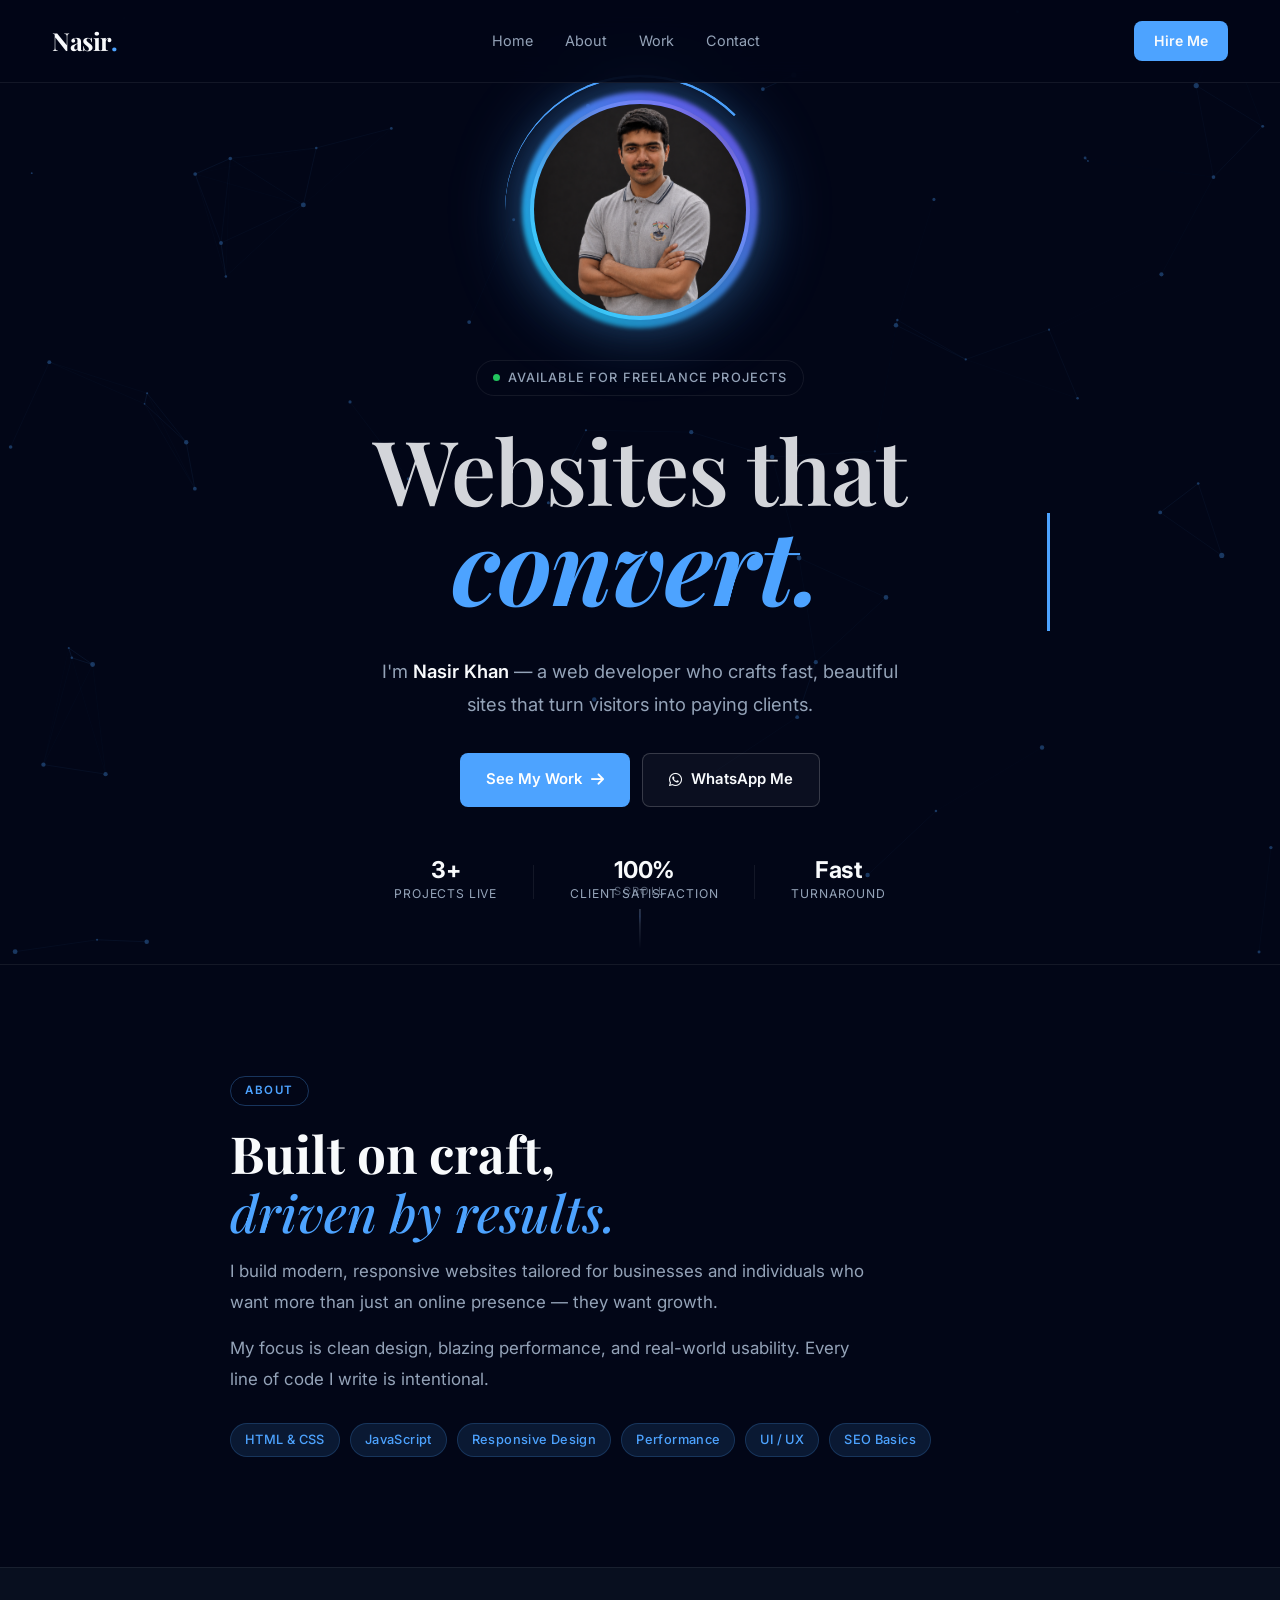
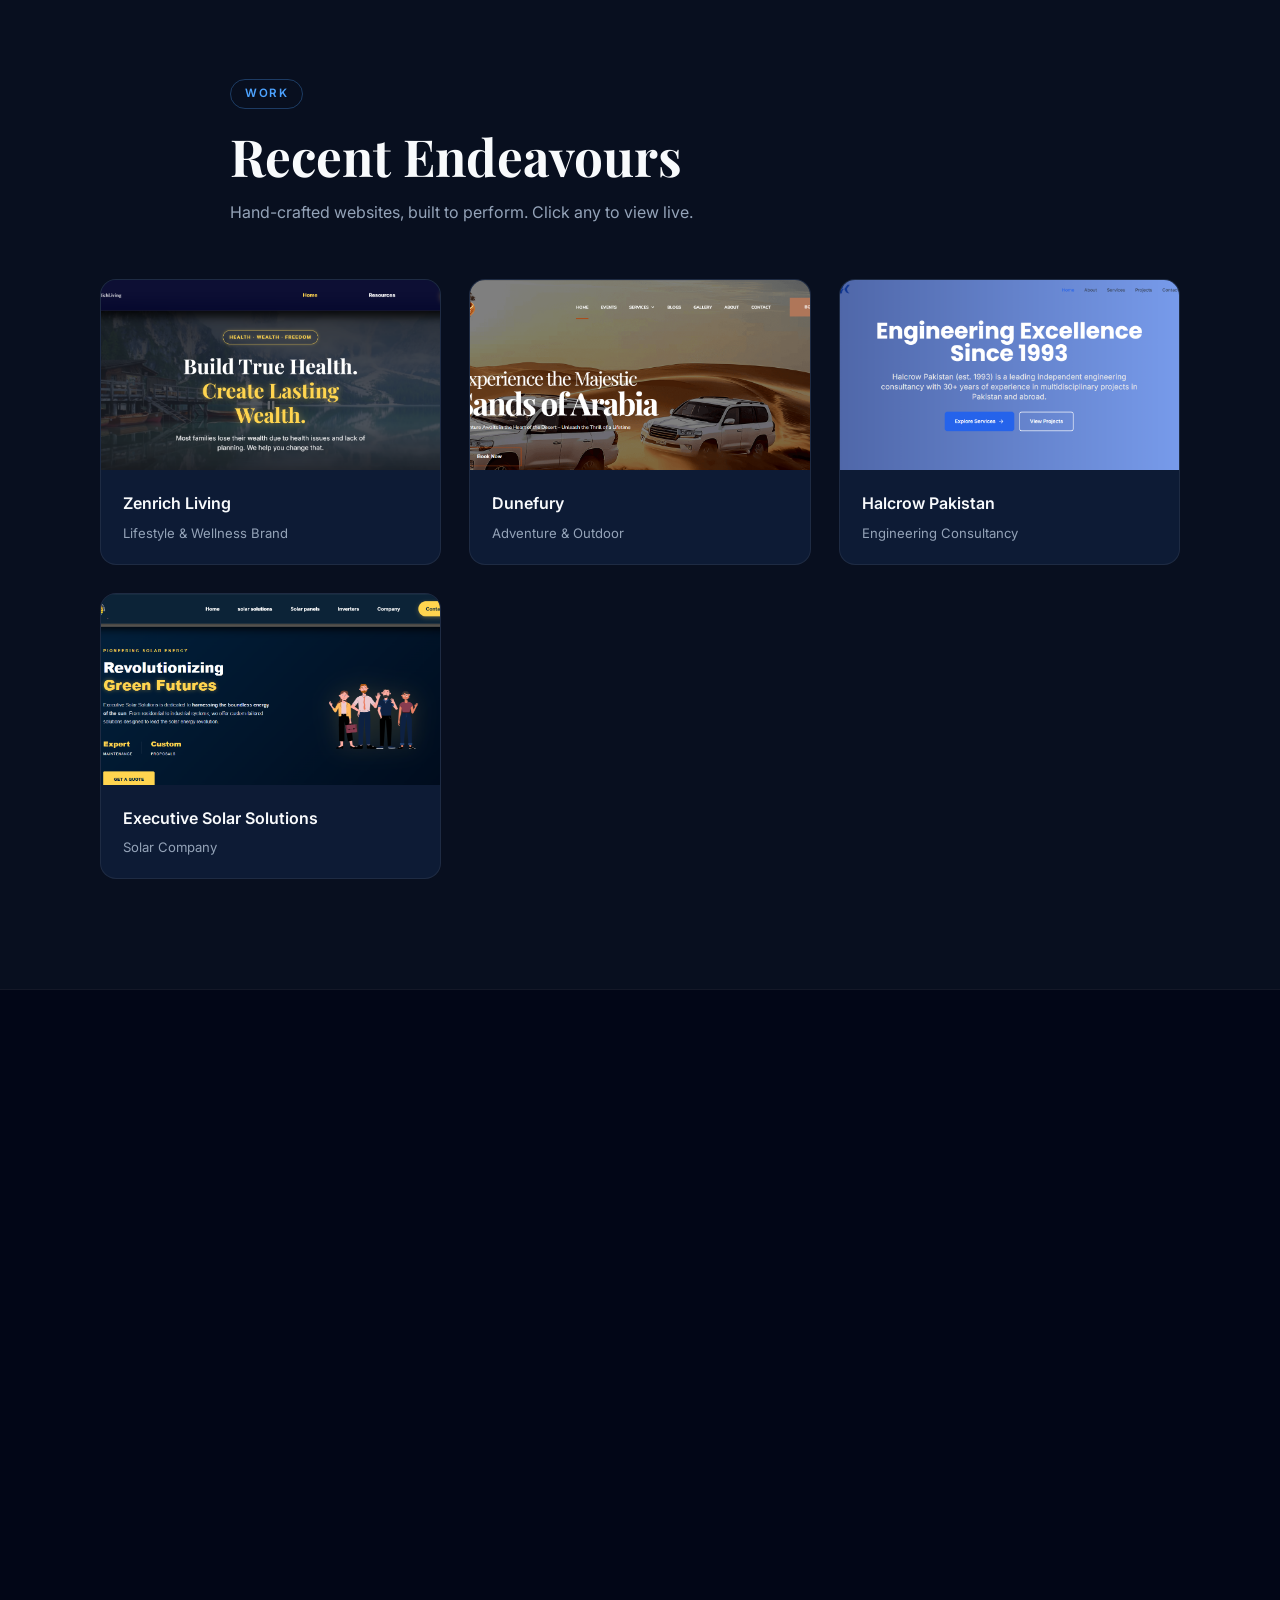
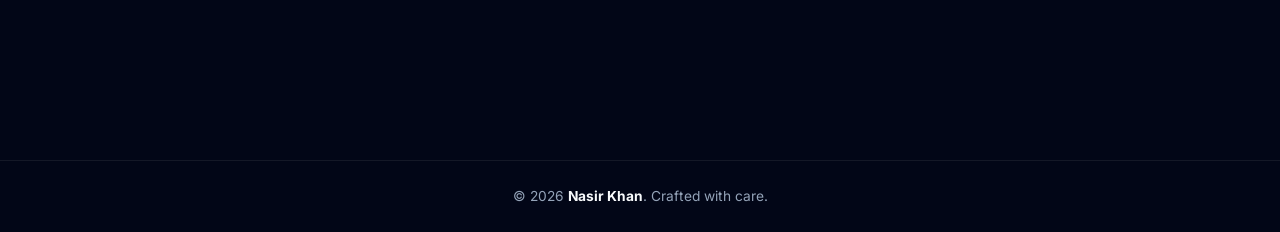
<file: index.html>
<!DOCTYPE html>
<html lang="en">
<head>
    <meta charset="UTF-8">
    <meta name="viewport" content="width=device-width, initial-scale=1.0">
    <title>Nasir Khan | Web Developer</title>
    <link rel="stylesheet" href="https://cdnjs.cloudflare.com/ajax/libs/font-awesome/6.5.1/css/all.min.css">
    <link href="https://fonts.googleapis.com/css2?family=Playfair+Display:ital,wght@0,600;0,700;1,500&family=Inter:wght@300;400;500;600&display=swap" rel="stylesheet">
    <link rel="stylesheet" href="style.css">
</head>
<body>

<header class="navbar" id="navbar">
    <a href="#home" class="logo">Nasir<span>.</span></a>
    <nav>
        <a href="#home">Home</a>
        <a href="#about">About</a>
        <a href="#work">Work</a>
        <a href="#contact">Contact</a>
    </nav>
    <a href="https://wa.me/923450613910" target="_blank" class="btn-nav">Hire Me</a>
</header>

<section id="home" class="hero">
    <canvas id="hero-canvas"></canvas>

    <div class="hero-content">

        <div class="hero-image">
            <div class="orbit orbit-1"></div>
            <div class="orbit orbit-2"></div>
            <img src="nasir.png" alt="Nasir Khan">
        </div>

        <div class="hero-text-block">
            <p class="hero-eyebrow">
                <span class="eyebrow-dot"></span>
                Available for freelance projects
            </p>

            <h1 class="hero-title">
                <span class="line-top">Websites that</span>
                <span class="line-accent" id="typed-word">convert.</span>
            </h1>

            <p class="hero-sub">
                I'm <strong>Nasir Khan</strong> — a web developer who crafts fast,
                beautiful sites that turn visitors into paying clients.
            </p>

            <div class="hero-buttons">
                <a href="#work" class="btn btn-primary magnetic">
                    <span>See My Work</span>
                    <i class="fas fa-arrow-right"></i>
                </a>
                <a href="https://wa.me/923450613910" target="_blank" class="btn btn-ghost magnetic">
                    <i class="fab fa-whatsapp"></i>
                    <span>WhatsApp Me</span>
                </a>
            </div>

            <div class="hero-stats">
                <div class="stat">
                    <strong>3+</strong>
                    <span>Projects Live</span>
                </div>
                <div class="stat-divider"></div>
                <div class="stat">
                    <strong>100%</strong>
                    <span>Client Satisfaction</span>
                </div>
                <div class="stat-divider"></div>
                <div class="stat">
                    <strong>Fast</strong>
                    <span>Turnaround</span>
                </div>
            </div>
        </div> </div> <div class="hero-scroll-hint">
        <span>Scroll</span>
        <div class="scroll-line"></div>
    </div>
</section>

<section id="about" class="about-section">
    <div class="about-inner reveal">
        <div class="badge">About</div>
        <h2 class="sec-title">Built on craft,<br><em>driven by results.</em></h2>
        <div class="about-body">
            <p>
                I build modern, responsive websites tailored for businesses and individuals
                who want more than just an online presence — they want growth.
            </p>
            <p>
                My focus is clean design, blazing performance, and real-world usability.
                Every line of code I write is intentional.
            </p>
            <div class="skill-pills">
                <span>HTML &amp; CSS</span>
                <span>JavaScript</span>
                <span>Responsive Design</span>
                <span>Performance</span>
                <span>UI / UX</span>
                <span>SEO Basics</span>
            </div>
        </div>
    </div>
</section>

<section id="work" class="work-section">
    <div class="section-header reveal">
        <div class="badge">Work</div>
        <h2 class="sec-title">Recent Endeavours</h2>
        <p class="sec-sub">Hand-crafted websites, built to perform. Click any to view live.</p>
    </div>

    <div class="projects-grid">
        <a href="https://zenrichliving.com/" target="_blank" class="project-card reveal">
            <div class="project-img-wrap">
                <img src="zenrichliving.png" alt="Zenrich Living" loading="lazy">
                <div class="project-overlay">
                    <span class="visit-label">Visit Site <i class="fas fa-arrow-up-right-from-square"></i></span>
                </div>
            </div>
            <div class="project-meta">
                <h3>Zenrich Living</h3>
                <p>Lifestyle &amp; Wellness Brand</p>
            </div>
        </a>

        <a href="https://dunefury.com/" target="_blank" class="project-card reveal">
            <div class="project-img-wrap">
                <img src="dunefurry.png" alt="Dunefury" loading="lazy">
                <div class="project-overlay">
                    <span class="visit-label">Visit Site <i class="fas fa-arrow-up-right-from-square"></i></span>
                </div>
            </div>
            <div class="project-meta">
                <h3>Dunefury</h3>
                <p>Adventure &amp; Outdoor</p>
            </div>
        </a>

        <a href="https://halcrow-pakistan.vercel.app/" target="_blank" class="project-card reveal">
            <div class="project-img-wrap">
                <img src="halcrow.png" alt="Halcrow Pakistan" loading="lazy">
                <div class="project-overlay">
                    <span class="visit-label">Visit Site <i class="fas fa-arrow-up-right-from-square"></i></span>
                </div>
            </div>
            <div class="project-meta">
                <h3>Halcrow Pakistan</h3>
                <p>Engineering Consultancy</p>
            </div>
        </a>

        <a href="https://executivesolar.live/company/" target="_blank" class="project-card reveal">
            <div class="project-img-wrap">
                <img src="executivesolar.png" alt="Executive Solar" loading="lazy">
                <div class="project-overlay">
                    <span class="visit-label">Visit Site <i class="fas fa-arrow-up-right-from-square"></i></span>
                </div>
            </div>
            <div class="project-meta">
                <h3>Executive Solar Solutions</h3>
                <p>Solar Company</p>
            </div>
        </a>
    </div>
</section>

<section id="contact" class="contact-section">
    <div class="contact-inner reveal">
        <div class="badge">Contact</div>
        <h2 class="sec-title">Let's build something<br><em>extraordinary.</em></h2>
        <p class="sec-sub">Have a project in mind? I'd love to hear about it.</p>

        <div class="contact-actions">
            <a href="https://wa.me/923450613910" target="_blank" class="contact-card magnetic">
                <div class="contact-icon wa"><i class="fab fa-whatsapp"></i></div>
                <div class="contact-text">
                    <strong>WhatsApp</strong>
                    <span>Fastest response</span>
                </div>
                <i class="fas fa-arrow-right contact-arrow"></i>
            </a>

            <a href="https://www.linkedin.com/in/hafiz-nasir-mahmood-09162a293" target="_blank" class="contact-card magnetic">
                <div class="contact-icon li"><i class="fab fa-linkedin-in"></i></div>
                <div class="contact-text">
                    <strong>LinkedIn</strong>
                    <span>Professional profile</span>
                </div>
                <i class="fas fa-arrow-right contact-arrow"></i>
            </a>

            <a href="mailto:your@email.com" class="contact-card magnetic">
                <div class="contact-icon em"><i class="fas fa-envelope"></i></div>
                <div class="contact-text">
                    <strong>Email</strong>
                    <span>For detailed briefs</span>
                </div>
                <i class="fas fa-arrow-right contact-arrow"></i>
            </a>
        </div>
    </div>
</section>

<footer>
    <p>© 2026 <strong>Nasir Khan</strong>. Crafted with care.</p>
</footer>

<script src="script.js"></script>
</body>
</html>
</file>
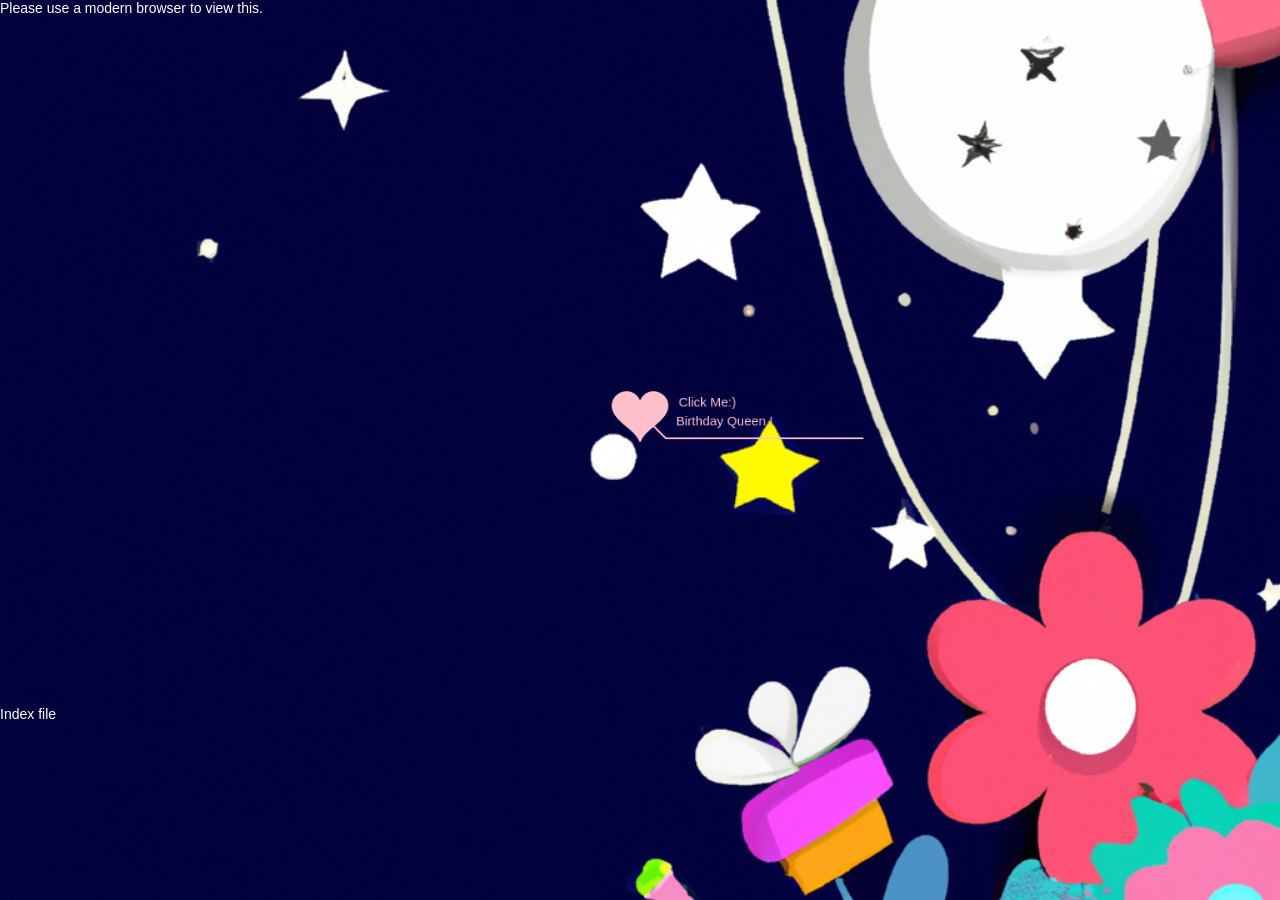
<file: index_birthday.html>
<!DOCTYPE html>
<html>
<head>
    <meta http-equiv="Content-Type" content="text/html; charset=UTF-8">
    <meta name="viewport" content="width=device-width, initial-scale=1.0, maximum-scale=1.0, user-scalable=0">
    <title>HBD love</title>     
    <link type="text/css" rel="stylesheet" href="./file/default.css">
    <script type="text/javascript" src="./file/jquery.min.js"></script>
    <script type="text/javascript" src="./file/jscex.min.js"></script>
    <script type="text/javascript" src="./file/jscex-parser.js"></script>
    <script type="text/javascript" src="./file/jscex-jit.js"></script>
    <script type="text/javascript" src="./file/jscex-builderbase.min.js"></script>
    <script type="text/javascript" src="./file/jscex-async.min.js"></script>
    <script type="text/javascript" src="./file/jscex-async-powerpack.min.js"></script>
    <script type="text/javascript" src="./file/functions.js" charset="utf-8"></script>
    <script type="text/javascript" src="./file/love.js" charset="utf-8"></script>
</head>
<body>
    <div id="main">
        <div id="error">Please use a modern browser to view this.</div>
        <audio autoplay="autoplay" id="myAudio">
            <source src="aud.mp3" type="audio/mp3" />
        </audio>
        <div id="wrap">
            <div id="text">
                <div id="code">
                    <span class="say">Hi khala 💞</span><br>
                    <span class="say">Happy Birthday 🎈</span><br>
                    <span class="say">May Allah bless you 🍀</span><br>
                    <span class="say">And give u many happiness 💕</span><br>
                    <span class="say">Hope u have a great day today ❤️</span><br>
                </div>
            </div>
            <div id="clock-box">
                <span id="clock"></span>
            </div>
            <canvas id="canvas"></canvas>
        </div>
    </div>

    <script>
    (function() {
        var canvas = $('#canvas');
        if (!canvas[0].getContext) {
            $("#error").show();
            return false;
        }

        // Logic to make canvas size equal to the screen size
        var width = $(window).width();
        var height = $(window).height(); 
        
        canvas.attr("width", width);
        canvas.attr("height", height);

        var opts = {
            seed: {
                x: width / 2,
                color: "rgb(190, 26, 37)",
                scale: 2
            },
            branch: [
                [535, 680, 570, 250, 500, 200, 30, 100, [
                    [540, 500, 455, 417, 340, 400, 13, 100, [
                        [450, 435, 434, 430, 394, 395, 2, 40]
                    ]],
                    [550, 445, 600, 356, 680, 345, 12, 100, [
                        [578, 400, 648, 409, 661, 426, 3, 80]
                    ]],
                    [539, 281, 537, 248, 534, 217, 3, 40],
                    [546, 397, 413, 247, 328, 244, 9, 80, [
                        [427, 286, 383, 253, 371, 205, 2, 40],
                        [498, 345, 435, 315, 395, 330, 4, 60]
                    ]],
                    [546, 357, 608, 252, 678, 221, 6, 100, [
                        [590, 293, 646, 277, 648, 271, 2, 80]
                    ]]
                ]]  
            ],
            bloom: {
                num: 700,
                width: 1080,
                height: 650,
            },
            footer: {
                width: 1200,
                height: 5,
                speed: 10,
            }
        }

        var tree = new Tree(canvas[0], width, height, opts);
        var seed = tree.seed;
        var foot = tree.footer;
        var hold = 1;

        canvas.click(function(e) {
            var audio = document.getElementById("myAudio");
            audio.play();
            var offset = canvas.offset(), x, y;
            x = e.pageX - offset.left;
            y = e.pageY - offset.top;
            if (seed.hover(x, y)) {
                hold = 0; 
                canvas.unbind("click");
                canvas.unbind("mousemove");
                canvas.removeClass('hand');
            }
        }).mousemove(function(e) {
            var offset = canvas.offset(), x, y;
            x = e.pageX - offset.left;
            y = e.pageY - offset.top;
            canvas.toggleClass('hand', seed.hover(x, y));
        });

        var seedAnimate = eval(Jscex.compile("async", function () {
            seed.draw();
            while (hold) {
                $await(Jscex.Async.sleep(10));
            }
            while (seed.canScale()) {
                seed.scale(0.95);
                $await(Jscex.Async.sleep(10));
            }
            while (seed.canMove()) {
                seed.move(0, 2);
                foot.draw();
                $await(Jscex.Async.sleep(10));
            }
        }));

        var growAnimate = eval(Jscex.compile("async", function () {
            do {
                tree.grow();
                $await(Jscex.Async.sleep(10));
            } while (tree.canGrow());
        }));

        var flowAnimate = eval(Jscex.compile("async", function () {
            do {
                tree.flower(2);
                $await(Jscex.Async.sleep(10));
            } while (tree.canFlower());
        }));

        var moveAnimate = eval(Jscex.compile("async", function () {
            tree.snapshot("p1", 240, 0, 610, 680);
            while (tree.move("p1", 500, 0)) {
                foot.draw();
                $await(Jscex.Async.sleep(10));
            }
            foot.draw();
            tree.snapshot("p2", 500, 0, 610, 680);

            canvas.parent().css("background", "url(" + tree.toDataURL('image/png') + ")");
            $await(Jscex.Async.sleep(300));
            canvas.css("background", "none");
        }));

        var textAnimate = eval(Jscex.compile("async", function () {
            $("#code").show().typewriter();
        }));
        
        var runAsync = eval(Jscex.compile("async", function () {
            $await(seedAnimate());
            $await(growAnimate());
            $await(flowAnimate());
            $await(moveAnimate());
            textAnimate().start();
        }));

        runAsync().start();
    })();
    </script>
</body>
</html>
Index file
</file>
<file: style.css>
/* ============================================================
   NASIR KHAN — PORTFOLIO CSS  (fixed build)
   ============================================================ */

/* ===== RESET ===== */
*, *::before, *::after {
    margin: 0;
    padding: 0;
    box-sizing: border-box;
}

/* ===== TOKENS ===== */
:root {
    --bg:         #020617;
    --bg-mid:     #080f1f;
    --bg-card:    #0d1b35;
    --accent:     #4da3ff;
    --accent-dim: rgba(77,163,255,0.12);
    --white:      #f8fafc;
    --muted:      #94a3b8;
    --border:     rgba(255,255,255,0.07);
    --font-d:     'Playfair Display', serif;
    --font-b:     'Inter', sans-serif;
    --ease:       cubic-bezier(0.16, 1, 0.3, 1);
    --r-sm:       8px;
    --r-md:       16px;
}

/* ===== BASE — dark by default ===== */
html {
    scroll-behavior: smooth;
}

body {
    font-family: var(--font-b);
    background: var(--bg);
    color: var(--white);
    line-height: 1.7;
    overflow-x: hidden;
}

a { text-decoration: none; color: inherit; }
img { display: block; width: 100%; }

/* ===== SHARED BADGE ===== */
.badge {
    display: inline-block;
    font-size: 0.72rem;
    font-weight: 600;
    letter-spacing: 0.14em;
    text-transform: uppercase;
    color: var(--accent);
    border: 1px solid rgba(77,163,255,0.3);
    padding: 4px 14px;
    border-radius: 100px;
    margin-bottom: 18px;
}

/* ===== SHARED HEADINGS ===== */
.sec-title {
    font-family: var(--font-d);
    font-size: clamp(2rem, 4vw, 3.2rem);
    line-height: 1.15;
    color: var(--white);
    font-weight: 700;
    margin-bottom: 14px;
}

.sec-title em {
    font-style: italic;
    color: var(--accent);
    font-weight: 500;
}

.sec-sub {
    font-size: 1rem;
    color: var(--muted);
    max-width: 560px;
    line-height: 1.7;
}

/* ===== NAVBAR ===== */
.navbar {
    display: flex;
    align-items: center;
    justify-content: space-between;
    padding: 20px 52px;
    background: rgba(2,6,23,0.88);
    backdrop-filter: blur(16px);
    -webkit-backdrop-filter: blur(16px);
    border-bottom: 1px solid var(--border);
    position: fixed;
    top: 0; left: 0; right: 0;
    z-index: 900;
    transition: padding 0.3s var(--ease), background 0.3s;
}

.navbar.scrolled {
    padding: 13px 52px;
    background: rgba(2,6,23,0.98);
}

.logo {
    font-family: var(--font-d);
    font-size: 1.55rem;
    font-weight: 700;
    color: var(--white);
    letter-spacing: -0.5px;
}

.logo span { color: var(--accent); }

.navbar nav {
    display: flex;
    gap: 4px;
}

.navbar nav a {
    color: var(--muted);
    font-size: 0.9rem;
    padding: 6px 14px;
    border-radius: var(--r-sm);
    transition: color 0.2s, background 0.2s;
}

.navbar nav a:hover {
    color: var(--white);
    background: var(--accent-dim);
}

.btn-nav {
    background: var(--accent);
    color: var(--white) !important;
    font-size: 0.88rem;
    font-weight: 600;
    padding: 8px 20px;
    border-radius: var(--r-sm);
    transition: background 0.2s, transform 0.2s;
}

.btn-nav:hover {
    background: #2563eb;
    transform: translateY(-1px);
}

/* ===== HERO ===== */

.hero {

    position: relative;

    min-height: 100vh;

    display: flex;

    align-items: center;

    justify-content: center;

    background: var(--bg);

    overflow: hidden;

    padding: 100px 24px 60px;

    text-align: center;

}

#hero-canvas {
    position: absolute;
    inset: 0;
    width: 100%;
    height: 100%;
    opacity: 0.45;
    pointer-events: none;
}

.hero-content {
    position: relative;
    z-index: 2;
    max-width: 820px;
    width: 100%;
}

/* ===== PROFILE IMAGE ===== */

.hero-image{
    width: 220px;
    height: 220px;
    margin: 0 auto 40px;
    position: relative;
    animation: float 4s ease-in-out infinite;
}

/* Animated Gradient Ring */
.hero-image::before{
    content: "";
    position: absolute;
    inset: -8px;
    border-radius: 50%;

    background: linear-gradient(
        45deg,
        #4da3ff,
        #00e5ff,
        #7c3aed,
        #4da3ff
    );

    background-size: 300% 300%;

    animation: gradientRotate 6s linear infinite;
    z-index: 0;

    filter: blur(2px);
}

/* Outer Glow */
.hero-image::after{
    content: "";
    position: absolute;
    inset: -20px;
    border-radius: 50%;

    background: rgba(77,163,255,0.25);
    filter: blur(30px);

    z-index: -1;

    animation: pulseGlow 3s ease-in-out infinite;
}

.hero-image img{
    width: 100%;
    height: 100%;
    object-fit: cover;

    border-radius: 50%;
    position: relative;
    z-index: 2;

    border: 4px solid rgba(255,255,255,0.15);

    box-shadow:
        0 0 40px rgba(77,163,255,0.4),
        0 15px 50px rgba(0,0,0,0.4);

    transition: all 0.5s ease;

    backdrop-filter: blur(10px);
}

.hero-image:hover img{
    transform: scale(1.08) rotate(3deg);

    box-shadow:
        0 0 60px rgba(77,163,255,0.8),
        0 20px 60px rgba(0,0,0,0.5);
}

/* Floating Animation */
@keyframes float{
    0%{
        transform: translateY(0px);
    }
    50%{
        transform: translateY(-12px);
    }
    100%{
        transform: translateY(0px);
    }
}

/* Gradient Ring Animation */
@keyframes gradientRotate{
    0%{
        background-position: 0% 50%;
    }
    50%{
        background-position: 100% 50%;
    }
    100%{
        background-position: 0% 50%;
    }
}
/*----------ring effect----*/
.hero-image .orbit{
    position: absolute;
    inset: -25px;
    border-radius: 50%;
    border-top: 2px solid #4da3ff;
    border-right: 2px solid transparent;
    animation: spin 8s linear infinite;
}

@keyframes spin{
    from{
        transform: rotate(0deg);
    }
    to{
        transform: rotate(360deg);
    }
}
/*------------*/
/* Glow Pulse */
@keyframes pulseGlow{
    0%{
        opacity: 0.5;
        transform: scale(1);
    }
    50%{
        opacity: 1;
        transform: scale(1.08);
    }
    100%{
        opacity: 0.5;
        transform: scale(1);
    }
}
/* Eyebrow */
.hero-eyebrow {
    display: inline-flex;
    align-items: center;
    gap: 8px;
    font-size: 0.8rem;
    font-weight: 500;
    letter-spacing: 0.09em;
    text-transform: uppercase;
    color: var(--muted);
    margin-bottom: 28px;
    border: 1px solid var(--border);
    padding: 6px 16px;
    border-radius: 100px;
}

.eyebrow-dot {
    width: 7px;
    height: 7px;
    background: #22c55e;
    border-radius: 50%;
    flex-shrink: 0;
    animation: pulse-dot 2s infinite;
}

@keyframes pulse-dot {
    0%, 100% { box-shadow: 0 0 0 0 rgba(34,197,94,0.5); }
    50%       { box-shadow: 0 0 0 6px rgba(34,197,94,0); }
}

/* Hero title */
.hero-title {
    font-family: var(--font-d);
    font-size: clamp(3rem, 7vw, 6.2rem);
    line-height: 1.0;
    color: var(--white);
    letter-spacing: -1px;
    margin-bottom: 24px;
}

.hero-title .line-top {
    display: block;
    font-weight: 600;
    opacity: 0.85;
}

.hero-title .line-accent {
    display: block;
    color: var(--accent);
    font-style: italic;
    font-weight: 700;
    font-size: clamp(3.4rem, 8vw, 7rem);
    min-height: 1.15em;
}

/* Hero sub */
.hero-sub {
    font-size: clamp(1rem, 1.8vw, 1.15rem);
    color: var(--muted);
    max-width: 520px;
    margin: 0 auto 32px;
    line-height: 1.8;
}

.hero-sub strong { color: var(--white); font-weight: 600; }

/* Buttons row */
.hero-buttons {
    display: flex;
    justify-content: center;
    flex-wrap: wrap;
    gap: 12px;
    margin-bottom: 52px;
}

.btn {
    display: inline-flex;
    align-items: center;
    gap: 9px;
    padding: 13px 26px;
    border-radius: var(--r-sm);
    font-size: 0.93rem;
    font-weight: 600;
    cursor: pointer;
    transition: transform 0.25s var(--ease), box-shadow 0.25s, background 0.2s;
    text-decoration: none;
}

.btn-primary {
    background: var(--accent);
    color: #fff;
}

.btn-primary:hover {
    background: #2563eb;
    transform: translateY(-3px);
    box-shadow: 0 10px 30px rgba(77,163,255,0.35);
}

.btn-ghost {
    border: 1.5px solid rgba(255,255,255,0.18);
    color: var(--white);
    background: rgba(255,255,255,0.04);
}

.btn-ghost:hover {
    border-color: var(--accent);
    background: var(--accent-dim);
    transform: translateY(-3px);
}

/* Stats bar */
.hero-stats {
    display: flex;
    justify-content: center;
    align-items: center;
    gap: 36px;
    flex-wrap: wrap;
}

.stat {
    display: flex;
    flex-direction: column;
    gap: 2px;
}

.stat strong {
    font-size: 1.45rem;
    font-weight: 700;
    color: var(--white);
    letter-spacing: -0.5px;
    line-height: 1;
}

.stat span {
    font-size: 0.76rem;
    color: var(--muted);
    text-transform: uppercase;
    letter-spacing: 0.07em;
}

.stat-divider {
    width: 1px;
    height: 34px;
    background: var(--border);
}

/* Scroll hint */

.hero-scroll-hint {

    position: absolute;

    bottom: 15px;

    left: 50%;

    transform: translateX(-50%);

    display: flex;

    flex-direction: column;

    align-items: center;

    gap: 8px;

    color: var(--muted);

    font-size: 0.7rem;

    letter-spacing: 0.12em;

    text-transform: uppercase;

    opacity: 0.55;

} 
.scroll-line {
    width: 1px;
    height: 40px;
    /* Fades out towards the bottom for a modern, premium aesthetic */
    background: linear-gradient(to bottom, var(--muted), transparent);
    position: relative;
    overflow: hidden;
}

/* A modern scanning dot inside the scroll line */
.scroll-line::after {
    content: '';
    position: absolute;
    top: 0;
    left: 0;
    width: 100%;
    height: 15px;
    background: linear-gradient(to bottom, transparent, #3b82f6, transparent); /* Adjust hex to your accent color */
    animation: scrollDotMove 2s infinite linear;
}

@keyframes scroll-pulse {
    0%   { transform: scaleY(0); transform-origin: top;    opacity: 0; }
    50%  { transform: scaleY(1); transform-origin: top;    opacity: 1; }
    100% { transform: scaleY(1); transform-origin: bottom; opacity: 0; }
}

/* ===== ABOUT ===== */
.about-section {
    background: var(--bg);
    padding: 110px 24px;
    border-top: 1px solid var(--border);
}

.about-inner {
    max-width: 820px;
    margin: 0 auto;
}

.about-body {
    display: flex;
    flex-direction: column;
    gap: 14px;
    margin-top: 6px;
}

.about-body p {
    font-size: 1.06rem;
    color: var(--muted);
    line-height: 1.85;
    max-width: 640px;
}

.skill-pills {
    display: flex;
    flex-wrap: wrap;
    gap: 10px;
    margin-top: 14px;
}

.skill-pills span {
    font-size: 0.8rem;
    font-weight: 500;
    color: var(--accent);
    background: var(--accent-dim);
    border: 1px solid rgba(77,163,255,0.2);
    padding: 5px 14px;
    border-radius: 100px;
    letter-spacing: 0.03em;
}

/* ===== WORK ===== */
.work-section {
    background: var(--bg-mid);
    padding: 110px 24px;
    border-top: 1px solid var(--border);
}

.section-header {
    max-width: 820px;
    margin: 0 auto 52px;
}

.projects-grid {
    max-width: 1080px;
    margin: 0 auto;
    display: grid;
    grid-template-columns: repeat(auto-fit, minmax(300px, 1fr));
    gap: 28px;
}

.project-card {
    display: block;
    background: var(--bg-card);
    border: 1px solid var(--border);
    border-radius: var(--r-md);
    overflow: hidden;
    transition: transform 0.35s var(--ease), box-shadow 0.35s, border-color 0.35s;
    text-decoration: none;
    color: var(--white);
}

.project-card:hover {
    transform: translateY(-8px);
    box-shadow: 0 24px 60px rgba(0,0,0,0.55);
    border-color: rgba(77,163,255,0.28);
}

.project-img-wrap {
    position: relative;
    overflow: hidden;
    aspect-ratio: 16 / 9;
    background: #0a1628;
}

.project-img-wrap img {
    width: 100%;
    height: 100%;
    object-fit: cover;
    transition: transform 0.5s var(--ease);
}

.project-card:hover .project-img-wrap img {
    transform: scale(1.06);
}

.project-overlay {
    position: absolute;
    inset: 0;
    background: rgba(4,20,60,0.65);
    display: flex;
    align-items: center;
    justify-content: center;
    opacity: 0;
    transition: opacity 0.3s ease;
}

.project-card:hover .project-overlay {
    opacity: 1;
}

.visit-label {
    background: var(--accent);
    color: #fff;
    font-size: 0.86rem;
    font-weight: 600;
    padding: 10px 22px;
    border-radius: 100px;
    display: flex;
    align-items: center;
    gap: 8px;
    transform: translateY(8px);
    transition: transform 0.3s var(--ease);
}

.project-card:hover .visit-label {
    transform: translateY(0);
}

.project-meta {
    padding: 20px 22px;
}

.project-meta h3 {
    font-size: 1rem;
    font-weight: 600;
    color: var(--white);
    margin-bottom: 4px;
}

.project-meta p {
    font-size: 0.82rem;
    color: var(--muted);
}

/* ===== CONTACT ===== */
.contact-section {
    background: var(--bg);
    padding: 110px 24px;
    border-top: 1px solid var(--border);
}

.contact-inner {
    max-width: 700px;
    margin: 0 auto;
}

.contact-actions {
    display: flex;
    flex-direction: column;
    gap: 14px;
    margin-top: 40px;
}

.contact-card {
    display: flex;
    align-items: center;
    gap: 18px;
    padding: 20px 22px;
    background: var(--bg-card);
    border: 1px solid var(--border);
    border-radius: var(--r-md);
    color: var(--white);
    text-decoration: none;
    transition: transform 0.3s var(--ease), border-color 0.3s, background 0.3s;
}

.contact-card:hover {
    transform: translateX(6px);
    border-color: rgba(77,163,255,0.3);
    background: rgba(77,163,255,0.05);
}

.contact-icon {
    width: 46px;
    height: 46px;
    border-radius: var(--r-sm);
    display: flex;
    align-items: center;
    justify-content: center;
    font-size: 1.2rem;
    flex-shrink: 0;
}

.contact-icon.wa { background: rgba(37,211,102,0.14); color: #25D366; }
.contact-icon.li { background: rgba(77,163,255,0.14); color: var(--accent); }
.contact-icon.em { background: rgba(248,113,113,0.12); color: #f87171; }

.contact-text {
    flex: 1;
    display: flex;
    flex-direction: column;
    gap: 1px;
}

.contact-text strong {
    font-size: 0.97rem;
    font-weight: 600;
    color: var(--white);
}

.contact-text span {
    font-size: 0.81rem;
    color: var(--muted);
}

.contact-arrow {
    color: var(--muted);
    font-size: 0.82rem;
    transition: transform 0.3s, color 0.3s;
}

.contact-card:hover .contact-arrow {
    transform: translateX(4px);
    color: var(--accent);
}

/* ===== FOOTER ===== */
footer {
    background: var(--bg);
    border-top: 1px solid var(--border);
    padding: 24px;
    text-align: center;
    color: var(--muted);
    font-size: 0.86rem;
}

footer strong { color: var(--white); }

/* ===== SCROLL REVEAL ===== */
/* NOTE: opacity starts at 1 so page is readable even if JS fails.
   JS will set data-reveal-ready and then opacity:0 before observing. */
.reveal {
    transition: opacity 0.75s var(--ease), transform 0.75s var(--ease);
}

.reveal.reveal-hidden {
    opacity: 0;
    transform: translateY(32px);
}

.reveal.reveal-visible {
    opacity: 1 !important;
    transform: translateY(0) !important;
}

/* Stagger for project cards */
.project-card:nth-child(2).reveal { transition-delay: 0.1s; }
.project-card:nth-child(3).reveal { transition-delay: 0.2s; }

/* ===== RESPONSIVE ===== */
@media (max-width: 768px) {
    .navbar {
        padding: 16px 20px;
    }
    .navbar.scrolled { padding: 12px 20px; }
    .navbar nav { display: none; }

    .hero { padding: 90px 20px 60px; }

    .hero-stats { gap: 18px; }
    .stat strong { font-size: 1.2rem; }

    .about-section,
    .work-section,
    .contact-section {
        padding: 80px 20px;
    }

    .projects-grid { grid-template-columns: 1fr; }

    /* Always show overlay on touch devices */
    .project-overlay { opacity: 1; }
    .visit-label { transform: none; }

    .contact-card:hover { transform: none; }
}

/* ===== REDUCED MOTION ===== */
@media (prefers-reduced-motion: reduce) {
    *, *::before, *::after {
        animation-duration: 0.01ms !important;
        transition-duration: 0.01ms !important;
    }
    #hero-canvas { display: none; }
}
</file>
<file: file/default.css>
body {
  margin: 0;
  padding: 0;
  background-image: url('../img2.png');
  background-size: cover;
  background-position: center;
  background-repeat: no-repeat;
  font-size: 14px;
  font-family: sans-serif;
  color: white;
  overflow-x: hidden; /* Prevents side-scrolling */
}

a {
  color: white;
  font-size: 14px;
}

#main {
  width: 100%;
}

#wrap {
  position: relative;
  margin: 0 auto;
  width: 100%;      /* Changed from 1100px */
  max-width: 1100px;
  height: 680px;
  margin-top: 10px;
}

#text {
  width: 80%;       /* Changed to percentage */
  max-width: 272px;
  left: 10%;        /* Centered for mobile */
  top: 40px;
  position: absolute;
  z-index: 10;
}

#code {
  display: none;
  color: rgb(196, 255, 255);
  margin-top: 70px;
  line-height: 25px;
  font-size: 1.2rem; /* Scalable font */
  font-weight: bolder;
}

#clock-box {
  position: absolute;
  left: 5%;
  bottom: 20px;
  font-size: 18px; /* Smaller for mobile */
  display: none;
  width: 90%;
  text-align: center;
}

#canvas {
  margin: 0 auto;
  width: 100% !important; /* Forces canvas to stay inside screen */
  height: auto !important;
}

/* --- MOBILE FIXES --- */
@media (max-width: 768px) {
  #text {
    left: 5%;
    top: 20px;
  }
  #code {
    font-size: 14px;
    line-height: 20px;
  }
  #clock-box {
    font-size: 14px;
  }
  #clock .digit {
    font-size: 30px;
  }
}
</file>
